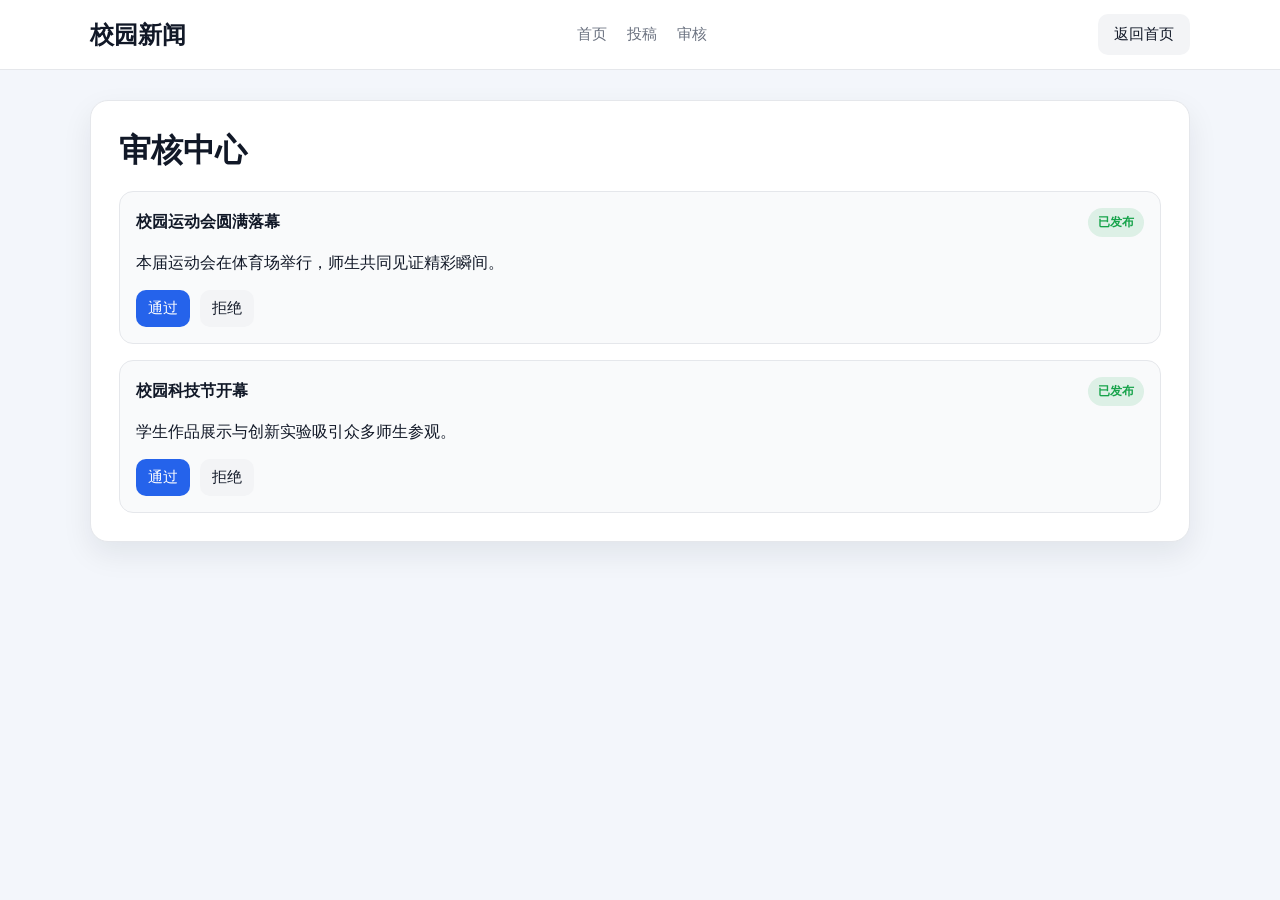
<file: admin.html>
<!DOCTYPE html>
<html lang="zh-CN">
  <head>
    <meta charset="UTF-8" />
    <meta name="viewport" content="width=device-width, initial-scale=1.0" />
    <title>审核中心</title>
    <link rel="stylesheet" href="style.css" />
  </head>
  <body>
    <header class="topbar">
      <div class="container nav">
        <div class="brand">校园新闻</div>
        <nav>
          <a href="index.html">首页</a>
          <a href="submit.html">投稿</a>
          <a href="admin.html">审核</a>
        </nav>
        <a class="btn ghost" href="index.html">返回首页</a>
      </div>
    </header>

    <main class="container page">
      <section class="panel">
        <div class="panel-head">
          <h2>审核中心</h2>
        </div>
        <div id="adminList" class="admin-list"></div>
      </section>
    </main>

    <script src="script.js"></script>
    <script>
      renderAdminPage();
    </script>
  </body>
</html>
</file>
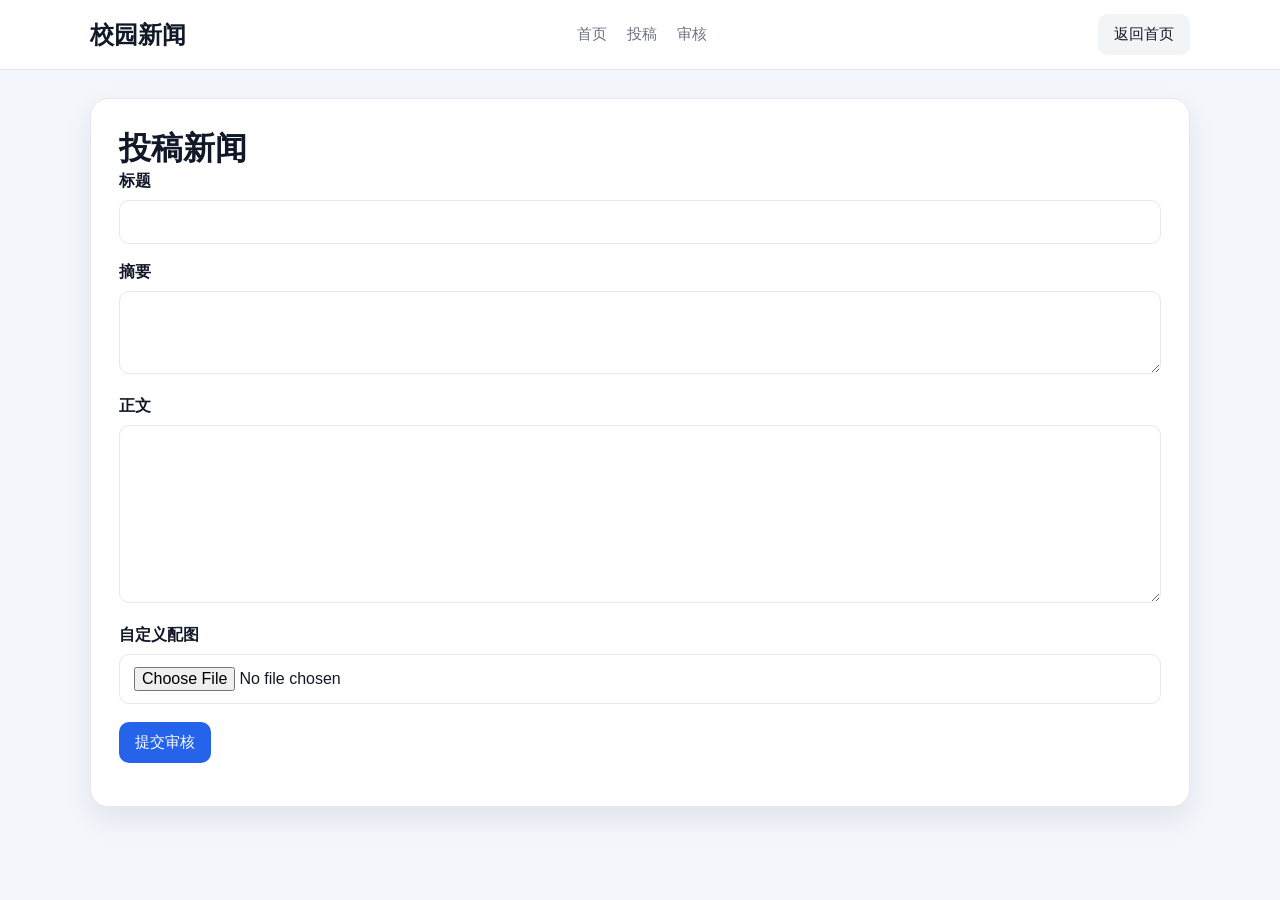
<file: submit.html>
<!DOCTYPE html>
<html lang="zh-CN">
  <head>
    <meta charset="UTF-8" />
    <meta name="viewport" content="width=device-width, initial-scale=1.0" />
    <title>投稿新闻</title>
    <link rel="stylesheet" href="style.css" />
  </head>
  <body>
    <header class="topbar">
      <div class="container nav">
        <div class="brand">校园新闻</div>
        <nav>
          <a href="index.html">首页</a>
          <a href="submit.html">投稿</a>
          <a href="admin.html">审核</a>
        </nav>
        <a class="btn ghost" href="index.html">返回首页</a>
      </div>
    </header>

    <main class="container form-wrap">
      <div class="panel">
        <h2>投稿新闻</h2>
        <form id="submitForm">
          <div class="field">
            <label for="title">标题</label>
            <input id="title" name="title" type="text" required />
          </div>

          <div class="field">
            <label for="summary">摘要</label>
            <textarea id="summary" name="summary" rows="3" required></textarea>
          </div>

          <div class="field">
            <label for="content">正文</label>
            <textarea id="content" name="content" rows="8" required></textarea>
          </div>

          <div class="field">
            <label for="image">自定义配图</label>
            <input id="image" name="image" type="file" accept="image/*" />
          </div>

          <div class="action-row">
            <button class="btn primary" type="submit">提交审核</button>
          </div>

          <p id="formMessage" class="message"></p>
        </form>
      </div>
    </main>

    <script src="script.js"></script>
    <script>
      bindSubmitForm();
    </script>
  </body>
</html>
</file>
<file: style.css>
* {
  box-sizing: border-box;
}

:root {
  --bg: #f3f6fb;
  --card: #ffffff;
  --text: #111827;
  --muted: #6b7280;
  --border: #e5e7eb;
  --primary: #2563eb;
  --primary-dark: #1d4ed8;
  --success: #16a34a;
  --warning: #f59e0b;
  --danger: #dc2626;
  --shadow: 0 12px 30px rgba(15, 23, 42, 0.08);
}

html, body {
  margin: 0;
  padding: 0;
  background: var(--bg);
  color: var(--text);
  font-family: Arial, Helvetica, sans-serif;
}

img {
  max-width: 100%;
  display: block;
}

a {
  color: inherit;
  text-decoration: none;
}

.container {
  width: min(1100px, calc(100% - 32px));
  margin: 0 auto;
}

.topbar {
  background: #fff;
  border-bottom: 1px solid var(--border);
  position: sticky;
  top: 0;
  z-index: 10;
}

.nav {
  display: flex;
  justify-content: space-between;
  align-items: center;
  padding: 14px 0;
  gap: 16px;
}

.brand {
  font-size: 1.5rem;
  font-weight: 700;
}

nav {
  display: flex;
  gap: 20px;
  color: var(--muted);
  font-size: 0.95rem;
}

.btn {
  border: 0;
  border-radius: 10px;
  padding: 10px 16px;
  cursor: pointer;
  font-size: 0.95rem;
  transition: 0.2s ease;
  display: inline-flex;
  align-items: center;
  justify-content: center;
}

.btn.primary {
  background: var(--primary);
  color: white;
}

.btn.primary:hover {
  background: var(--primary-dark);
}

.btn.ghost {
  background: #f3f4f6;
  color: var(--text);
}

.page {
  padding: 30px 0 60px;
}

.hero {
  background: linear-gradient(135deg, #dbeafe, #eff6ff 60%, #f8fafc);
  border: 1px solid var(--border);
  border-radius: 20px;
  padding: 42px 32px;
  margin-bottom: 28px;
  box-shadow: var(--shadow);
}

.eyebrow {
  margin: 0 0 12px;
  color: var(--primary);
  text-transform: uppercase;
  letter-spacing: 0.2em;
  font-size: 0.78rem;
  font-weight: 700;
}

.hero h1 {
  margin: 0;
  font-size: clamp(2rem, 5vw, 3.2rem);
}

.subtitle {
  margin-top: 12px;
  font-size: 1rem;
  color: var(--muted);
}

.grid {
  display: grid;
  grid-template-columns: repeat(auto-fit, minmax(260px, 1fr));
  gap: 24px;
}

.card {
  background: var(--card);
  border: 1px solid var(--border);
  border-radius: 18px;
  overflow: hidden;
  box-shadow: var(--shadow);
}

.card-image {
  height: 200px;
  overflow: hidden;
  background: #e5e7eb;
}

.card-image img {
  width: 100%;
  height: 100%;
  object-fit: cover;
}

.card-body {
  padding: 18px 18px 20px;
}

.meta {
  color: var(--muted);
  font-size: 0.8rem;
  margin-bottom: 10px;
}

.card h3 {
  margin: 0 0 8px;
  font-size: 1.2rem;
}

.card p {
  margin: 0;
  color: var(--muted);
  line-height: 1.6;
}

.form-wrap {
  padding-top: 28px;
}

.panel {
  background: var(--card);
  border: 1px solid var(--border);
  border-radius: 18px;
  box-shadow: var(--shadow);
  padding: 28px;
}

.panel-head {
  margin-bottom: 18px;
}

.panel h2 {
  margin: 0;
  font-size: 2rem;
}

.field {
  margin-bottom: 18px;
}

.field label {
  display: block;
  margin-bottom: 8px;
  font-weight: 600;
}

.field input,
.field textarea {
  width: 100%;
  padding: 12px 14px;
  border: 1px solid var(--border);
  border-radius: 10px;
  font-size: 1rem;
  background: white;
}

.field textarea {
  resize: vertical;
}

.action-row {
  margin-top: 16px;
}

.message {
  margin-top: 14px;
  color: var(--muted);
  font-size: 0.95rem;
}

.admin-list {
  display: grid;
  gap: 16px;
}

.admin-item {
  border: 1px solid var(--border);
  border-radius: 14px;
  padding: 16px;
  background: #f9fafb;
}

.admin-top {
  display: flex;
  justify-content: space-between;
  align-items: center;
  gap: 12px;
  margin-bottom: 12px;
}

.status {
  display: inline-flex;
  align-items: center;
  padding: 6px 10px;
  border-radius: 999px;
  font-size: 0.75rem;
  font-weight: 700;
}

.status.published {
  background: rgba(22, 163, 74, 0.12);
  color: var(--success);
}

.status.pending_review {
  background: rgba(245, 158, 11, 0.12);
  color: var(--warning);
}

.status.rejected {
  background: rgba(220, 38, 38, 0.12);
  color: var(--danger);
}

.admin-actions {
  display: flex;
  gap: 10px;
  flex-wrap: wrap;
  margin-top: 12px;
}

.admin-actions .btn {
  padding: 8px 12px;
}

@media (max-width: 700px) {
  nav {
    display: none;
  }

  .nav {
    justify-content: space-between;
  }

  .hero {
    padding: 28px 20px;
  }

  .panel {
    padding: 18px;
  }
}
</file>
